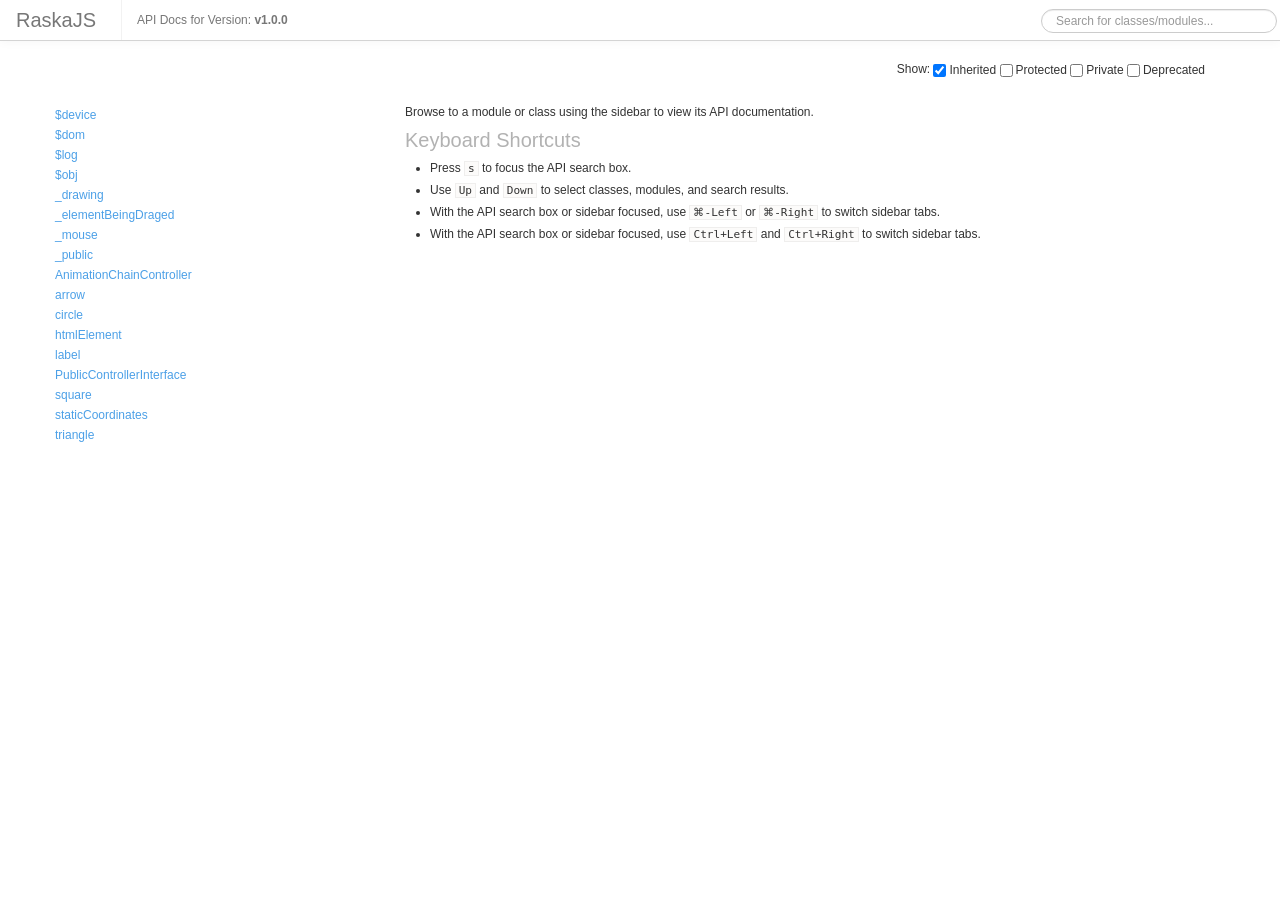
<file: Raska/docs/index.html>
<!DOCTYPE html>
<html lang="en">
<head>
    <meta charset="utf-8">
    <title>RaskaJS</title>
    <link rel="stylesheet" href="">
    <link rel="stylesheet" href="./assets/vendor/prettify/prettify-min.css">
    <link rel="stylesheet" href="./assets/css/main.css" id="site_styles">
    <link rel="stylesheet" href="./assets/css/custom.css">
    <link rel="stylesheet" href="./assets/css/lucid.css">
    <link rel="stylesheet" href="./assets/vendor/bootstrap/css/bootstrap.css">
    <link rel="shortcut icon" type="image/png" href="./assets/favicon.png">
</head>
<body class="yui3-skin-sam">
<div class="navbar navbar-fixed-top">
    <div class="navbar-inner">
        <h1 class="brand" style="padding: 10px 16px 10px; height: 20px; line-height: 20px; margin-left: 0;">
            RaskaJS
        </h1>
	<div class="nav">
            <li class="divider-vertical"></li>
            <li>
                <p class="navbar-text">
                    API Docs for Version: <b>v1.0.0</b>
                </p>
            </li>
        </div>
        <form class="navbar-form pull-right" style="line-height: 40px; height: 40px;">
            <input style="margin-top: 0;" type="text" class="search-query" placeholder="Search for classes/modules..." data-obj='["classes/$device", "classes/$dom", "classes/$log", "classes/$obj", "classes/_basicElement", "classes/_drawing", "classes/_elementBeingDraged", "classes/_graphNodeInfo", "classes/_mouse", "classes/_public", "classes/AnimationChainController", "classes/arrow", "classes/circle", "classes/htmlElement", "classes/label", "classes/PublicControllerInterface", "classes/square", "classes/staticCoordinates", "classes/triangle", "modules/_canvasController", "modules/_defaultConfigurations", "modules/_helpers", "modules/animation", "modules/raska"]'>
        </form>
    </div>
</div>
<div class="container">
    <div class="row">
        <div class="span3">
	    <div>
	        <div id="sidebar">
	        <div id="classes">
	            <ul id="api-classes" class="nav nav-list">
	                    <li><a href="./classes/$device.html">$device</a></li>
	                    <li><a href="./classes/$dom.html">$dom</a></li>
	                    <li><a href="./classes/$log.html">$log</a></li>
	                    <li><a href="./classes/$obj.html">$obj</a></li>
	                    <li><a href="./classes/_drawing.html">_drawing</a></li>
	                    <li><a href="./classes/_elementBeingDraged.html">_elementBeingDraged</a></li>
	                    <li><a href="./classes/_mouse.html">_mouse</a></li>
	                    <li><a href="./classes/_public.html">_public</a></li>
	                    <li><a href="./classes/AnimationChainController.html">AnimationChainController</a></li>
	                    <li><a href="./classes/arrow.html">arrow</a></li>
	                    <li><a href="./classes/circle.html">circle</a></li>
	                    <li><a href="./classes/htmlElement.html">htmlElement</a></li>
	                    <li><a href="./classes/label.html">label</a></li>
	                    <li><a href="./classes/PublicControllerInterface.html">PublicControllerInterface</a></li>
	                    <li><a href="./classes/square.html">square</a></li>
	                    <li><a href="./classes/staticCoordinates.html">staticCoordinates</a></li>
	                    <li><a href="./classes/triangle.html">triangle</a></li>
	            </ul>
	        </div>
	        </div>
	    </div>
        </div>
        <div class="span9">
                <form id="options-form" class="form-inline pull-right">
                    Show:
                    <label for="api-show-inherited" class="checkbox">
                        <input type="checkbox" id="api-show-inherited" checked>
                        Inherited
                    </label>
            
                    <label for="api-show-protected" class="checkbox">
                        <input type="checkbox" id="api-show-protected">
                        Protected
                    </label>
            
                    <label for="api-show-private" class="checkbox">
                        <input type="checkbox" id="api-show-private">
                        Private
                    </label>
                    <label for="api-show-deprecated" class="checkbox">
                        <input type="checkbox" id="api-show-deprecated">
                        Deprecated
                    </label>
            
                </form>
            
            <div class="apidocs">
                <div id="docs-main">
                    <div class="content">
                            <div class="apidocs">
                                <div id="docs-main" class="content">
                                    <p>
                                    Browse to a module or class using the sidebar to view its API documentation.
                                    </p>
                        
                                    <h2>Keyboard Shortcuts</h2>
                        
                                    <ul>
                                        <li><p>Press <kbd>s</kbd> to focus the API search box.</p></li>
                        
                                        <li><p>Use <kbd>Up</kbd> and <kbd>Down</kbd> to select classes, modules, and search results.</p></li>
                        
                                        <li class="mac-only"><p>With the API search box or sidebar focused, use <kbd><span class="cmd">&#x2318;</span>-Left</kbd> or <kbd><span class="cmd">&#x2318;</span>-Right</kbd> to switch sidebar tabs.</p></li>
                        
                                        <li class="pc-only"><p>With the API search box or sidebar focused, use <kbd>Ctrl+Left</kbd> and <kbd>Ctrl+Right</kbd> to switch sidebar tabs.</p></li>
                                    </ul>
                                </div>
                            </div>
                        
                        
                    </div>
                </div>
            </div>
        </div>
    </div>
</div>
<script src="./assets/vendor/jquery/jquery-1.8.2.min.js"></script>
<script src="./assets/vendor/bootstrap/js/bootstrap.js"></script>
<script src="./assets/vendor/prettify/prettify-min.js"></script>
<script src="./assets/js/yuidoc-bootstrap.js"></script>
<script>prettyPrint();</script>
</body>
</html>
</file>
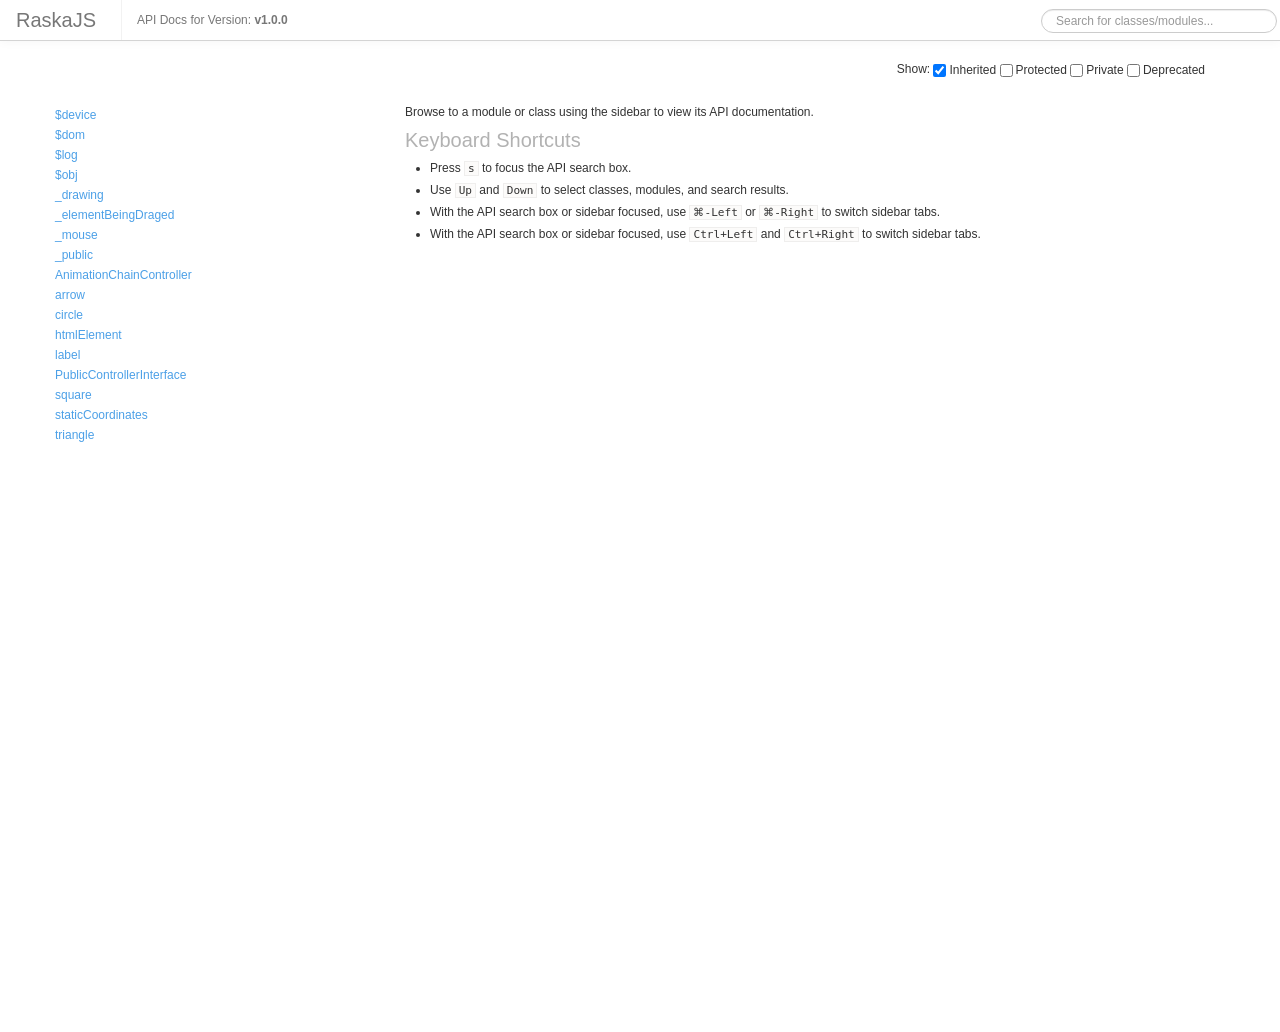
<file: Raska/docs/assets/index.html>
<!doctype html>
<html>
    <head>
        <title>Redirector</title>
        <meta http-equiv="refresh" content="0;url=../">
    </head>
    <body>
        <a href="../">Click here to redirect</a>
    </body>
</html>
</file>
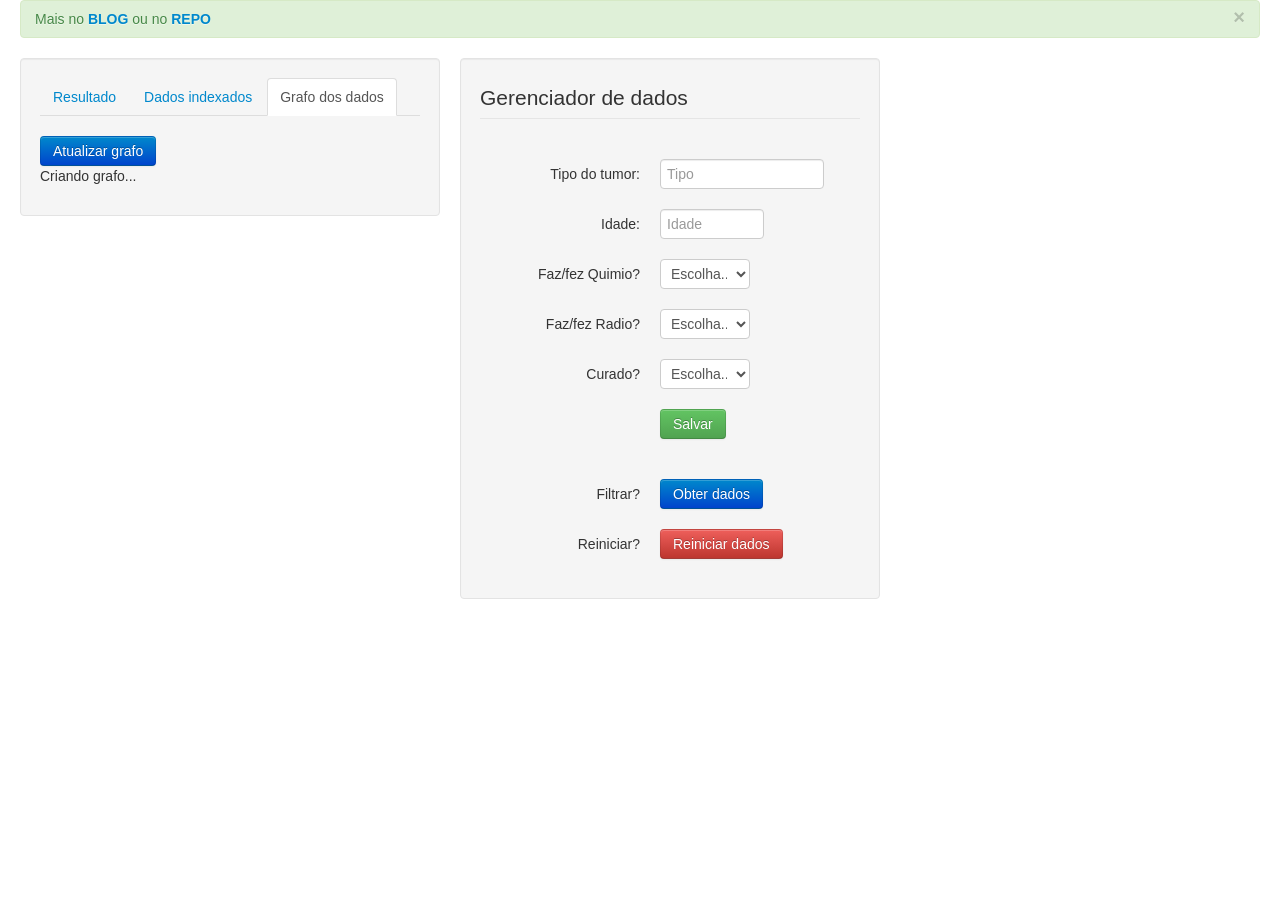
<file: ProbabilityBags/Main.html>
﻿<!DOCTYPE html>
<html xmlns="http://www.w3.org/1999/xhtml">
<head>
    <title>Probs</title>
	<meta name="viewport" content="width=device-width, initial-scale=1.0">
    <link href="css/bootstrap.min.css" rel="stylesheet" media="screen" />
    <link href="css/custom.css" rel="stylesheet" media="screen" />
</head>
<body>
    <div class="container-fluid">
        <div class="alert" id="result" style="display: none">
            <button type="button" class="close" data-dismiss="alert">
                &times;</button>
            <span id="msgData"></span>
        </div>
        <div class="alert alert-success" id="disclaimer">
            <button type="button" class="close" data-dismiss="alert">
                &times;</button>
            <span id="Span1">Mais no <strong><a href="http://felipegte.com/2014/05/12/typescript-probabilidade-clustering-bootstrap-probabilitybags/"
                target="_blank">BLOG</a></strong> ou no <strong><a href="https://github.com/felipegtx/probabilityBags"
                    target="_blank">REPO</a></strong></span>
        </div>
        <div class="row">
			<div class="span5 cinza">
                <ul class="nav nav-tabs">
                    <li><a href="#tab1" id="resultado" data-toggle="tab">Resultado</a> </li>
                    <li><a href="#tab2" data-toggle="tab">Dados indexados</a> </li>
                    <li class="active"><a href="#tab3" data-toggle="tab">Grafo dos dados </a></li>
                </ul>
                <div class="tab-content">
                    <div class="tab-pane" id="tab1">
                        <p>
                            Entre com filtros no painel ao lado e clique em "Obter dados"!</p>
                    </div>
                    <div class="tab-pane" id="tab2">
                        <div id="dataPane">
                            <p>
                                Nenhum dado indexado</p>
                        </div>
                    </div>
                    <div class="tab-pane active" id="tab3">
                        <button id="btnUpdateGraph" name="btnUpdateGraph" class="btn btn-primary">
                            Atualizar grafo
                        </button>
                        <br />
                        <div id="theGraph">
                            <p>
                                Criando grafo...</p>
                        </div>
                    </div>
                </div>
            </div>
            <div class="span5 cinza">
                <form class="form-horizontal">
                <fieldset>
                    <legend>Gerenciador de dados</legend>
                    <div class="control-group">
                        <label class="control-label" for="name">
                            Tipo do tumor:</label>
                        <div class="controls">
                            <input id="type" name="type" type="text" placeholder="Tipo" class="input-medium">
                        </div>
                    </div>
                    <div class="control-group">
                        <label class="control-label" for="name">
                            Idade:</label>
                        <div class="controls">
                            <input id="age" name="age" type="text" placeholder="Idade" class="input-small">
                        </div>
                    </div>
                    <div class="control-group">
                        <label class="control-label" for="selectbasic">
                            Faz/fez Quimio?</label>
                        <div class="controls">
                            <select id="chemotherapy" name="chemotherapy" class="input-small">
                                <option value="">Escolha...</option>
                                <option value="S">Sim</option>
                                <option value="N">Não</option>
                            </select>
                        </div>
                    </div>
                    <div class="control-group">
                        <label class="control-label" for="selectbasic">
                            Faz/fez Radio?</label>
                        <div class="controls">
                            <select id="radiotherapy" name="radiotherapy" class="input-small">
                                <option value="">Escolha...</option>
                                <option value="S">Sim</option>
                                <option value="N">Não</option>
                            </select>
                        </div>
                    </div>
                    <div class="control-group">
                        <label class="control-label" for="selectbasic">
                            Curado?</label>
                        <div class="controls">
                            <select id="cured" name="cured" class="input-small">
                                <option value="">Escolha...</option>
                                <option value="S">Sim</option>
                                <option value="N">Não</option>
                            </select>
                        </div>
                    </div>
                    <div class="control-group">
                        <div class="controls">
                            <button id="btnSave" name="btnSave" class="btn btn-success">
                                Salvar</button>
                        </div>
                    </div>
                </fieldset>
                </form>
                <div class="form-horizontal">
                    <div class="control-group controls-row">
                        <label class="control-label" for="btnBuscar">
                            Filtrar?</label>
                        <div class="controls">
                            <button id="btnFilter" name="btnFilter" class="btn btn-primary">
                                Obter dados</button>
                        </div>
                    </div>
                </div>
                <div class="form-horizontal">
                    <div class="control-group controls-row">
                        <label class="control-label" for="btnBuscar">
                            Reiniciar?</label>
                        <div class="controls">
                            <button id="btnClearData" name="btnClearData" class="btn btn-danger">
                                Reiniciar dados</button>
                        </div>
                    </div>
                </div>
            </div>
        </div>
    </div>
    <script src="https://ajax.microsoft.com/ajax/jQuery/jquery-1.9.1.min.js"></script>
    <script src="js/bootstrap.min.js"></script>
    <script src="js/ProbabilityBag.js"></script>
    <script src="js/jstree.js"></script>
    <script>

        (function (w) {
            var data = [
                { tipo: "Cérebro", idade: 21, quimio: true, radioterapia: false, curado: true },
                { tipo: "Fígado", idade: 68, quimio: false, radioterapia: false, curado: true },
                { tipo: "Fígado", idade: 63, quimio: false, radioterapia: true, curado: true },
                { tipo: "Fígado", idade: 60, quimio: true, radioterapia: true, curado: true },
                { tipo: "Fígado", idade: 12, quimio: false, radioterapia: false, curado: false },
                { tipo: "Fígado", idade: 12, quimio: true, radioterapia: true, curado: false },
                { tipo: "Ossos", idade: 4, quimio: false, radioterapia: false, curado: true },
                { tipo: "Cérebro", idade: 5, quimio: true, radioterapia: true, curado: true },
                { tipo: "Cérebro", idade: 4, quimio: true, radioterapia: true, curado: false },
                { tipo: "Boca", idade: 12, quimio: true, radioterapia: true, curado: false }
            ];

            function updateData(p) {
                if (typeof p !== "undefined") { data.push(p); }
                pData.addMany(data);

                var d = "";
                for (var dataIndex = 0; dataIndex < data.length; dataIndex++) {
                    d += "<p>";
                    d += "<h4>" + data[dataIndex].tipo + "</h4>";
                    d += "<p><span class='label'>Idade</span> " + data[dataIndex].idade + "</p>";
                    d += "<p><span class='label'>Quimio?</span> " + data[dataIndex].quimio + "</p>";
                    d += "<p><span class='label'>Radioterapia</span> " + data[dataIndex].radioterapia + "</p>";
                    d += "<p><span class='label'>Curado?</span> " + data[dataIndex].curado + "</p>";
                    d += "</p>";
                }
                $("#dataPane").html(d);
            }

            function rebuildTree() {

                function getTreeData(f) {
                    return (function (d) {
                        var treeData = [];
                        var _d = typeof d === "undefined" ? pData.getClusters() : d;
                        for (var feature in _d) {
                            if (!(feature.indexOf("$$$") === 0)) {
                                if (typeof _d[feature] === "object") {
                                    treeData.push({ "data": feature, "children": f(_d[feature]) });
                                }
                            }
                        }
                        return treeData;
                    });
                }

                var data = (F.Y(getTreeData))();

                $("#theGraph").jstree({
                    "json_data": {
                        "data": data
                    },
                    "plugins": ["themes", "json_data", "ui"]
                });
            }

            function plot(dt, pre) {
                var p = typeof pre === "undefined" ? 0 : pre + 10;
                var d = "<p style='margin:" + p + "px'>";
                for (var element in dt) {
                    if (typeof dt[element] === "object") {
                        d += "<span class='label  label-success'>" + element + "</span>";
                        d += plot(dt[element], p);
                    } else {
                        d += "<span class='label  label-inverse'>" + element + "</span>";
                        d += "<span class='label'>" + dt[element] + "</span><br/>";
                    }
                }
                d += "</p>";

                return d;
            }

            $(w).ready(function () {

                $("#btnUpdateGraph").click(rebuildTree);

                $("#btnClearData").click(function () {
                    data = [];
                    atualizarDados();
                    plot([]);
                });

                $("#btnFilter").click(function () {
                    var query = {
                        tipo: $("#type").val() !== "" ? $("#type").val() : null,
                        idade: $("#age").val() !== "" ? parseInt($("#age").val()) : null,
                        radioterapia: $("#radiotherapy").val() !== "" ? $("#radiotherapy").val() === "Y" : null,
                        curado: $("#cured").val() !== "" ? $("#cured").val() === "Y" : null,
                        quimio: $("#chemotherapy").val() !== "" ? $("#chemotherapy").val() === "Y" : null
                    };

                    var chances = pData.getChancesFor(query);
                    $("#tab1").html(plot(chances));
                    $("#resultado").click();
                });

                $("#btnSave").click(function () {
                    if ($("#type").val() !== ""
                        && $("#age").val() !== ""
                        && $("#radiotherapy").val() !== ""
                        && $("#chemotherapy").val() !== ""
                        && $("#cured").val() !== "") {

                        var p = {
                            tipo: $("#type").val(),
                            idade: parseInt($("#age").val()),
                            radioterapia: $("#radiotherapy").val() === "Y",
                            curado: $("#cured").val() === "Y",
                            quimio: $("#chemotherapy").val() === "Y"
                        };

                        updateData(p);
                        $("#msgData").html("<strong>Ok!</strong> Dados salvos com sucesso!.");
                        $("#result").attr("class", "").addClass("alert alert-success").show();
                    }
                    else {
                        $("#msgData").html("<strong>Ops!</strong> Está faltando alguma informação.");
                        $("#result").attr("class", "").addClass("alert alert-error").show();
                    }
                    event.preventDefault();
                });

                updateData();
                plot(data);
                rebuildTree();
            });
        })(window)

    </script>
</body>
</html>
</file>
<file: Raska/docs/assets/vendor/prettify/prettify-min.css>
.com {color: #93a1a1;}.lit{ color: #195f91;}.pun,.opn,.clo { color: #93a1a1;}.fun { color: #dc322f;}.str,.atv {color: #D14;}.kwd, .prettyprint .tag { color: #1e347b; }.typ, .atn, .dec, .var { color: teal; }.pln { color: #48484c; }.prettyprint {padding: 8px;background-color: #f7f7f9;border: 1px solid #e1e1e8;}.prettyprint.linenums {-webkit-box-shadow: inset 45px 0 0 #fbfbfc, inset 46px 0 0 #ececf0;-moz-box-shadow: inset 45px 0 0 #fbfbfc, inset 46px 0 0 #ececf0;box-shadow: inset 45px 0 0 #fbfbfc, inset 46px 0 0 #ececf0;}ol.linenums {margin: 0 0 0 43px;}ol.linenums li {padding-left: 12px;color: #bebec5;line-height: 20px;text-shadow: 0 1px 0 #fff;}
</file>
<file: Raska/docs/assets/css/main.css>
/*
Font sizes for all selectors other than the body are given in percentages,
with 100% equal to 13px. To calculate a font size percentage, multiply the
desired size in pixels by 7.6923076923.

Here's a quick lookup table:

10px - 76.923%
11px - 84.615%
12px - 92.308%
13px - 100%
14px - 107.692%
15px - 115.385%
16px - 123.077%
17px - 130.769%
18px - 138.462%
19px - 146.154%
20px - 153.846%
*/

html {
    background: #fff;
    color: #333;
    overflow-y: scroll;
}

body {
    font: 13px/1.4 'Lucida Grande', 'Lucida Sans Unicode', 'DejaVu Sans', 'Bitstream Vera Sans', 'Helvetica', 'Arial', sans-serif;
    margin: 0;
    padding: 0;
    padding-top: 40px;
}

/* -- Links ----------------------------------------------------------------- */
a {
    color: #356de4;
    text-decoration: none;
}

.hidden {
    display: none;
}

a:hover { text-decoration: underline; }

/* "Jump to Table of Contents" link is shown to assistive tools, but hidden from
   sight until it's focused. */
.jump {
    position: absolute;
    padding: 3px 6px;
    left: -99999px;
    top: 0;
}

.jump:focus { left: 40%; }

/* -- Paragraphs ------------------------------------------------------------ */
p { margin: 1.3em 0; }
dd p, td p { margin-bottom: 0; }
dd p:first-child, td p:first-child { margin-top: 0; }

/* -- Headings -------------------------------------------------------------- */
h1, h2, h3, h4, h5, h6 {
    color: #D98527;/*was #f80*/
    font-family: 'Trebuchet MS', sans-serif;
    font-weight: bold;
    line-height: 1.1;
    margin: 1.1em 0 0.5em;
}

h1 {
    font-size: 184.6%;
    color: #30418C;
    margin: 0.75em 0 0.5em;
}

h2 {
    font-size: 153.846%;
    color: #E48A2B;
}

h3 { font-size: 138.462%; }

h4 {
    border-bottom: 1px solid #DBDFEA;
    color: #E48A2B;
    font-size: 115.385%;
    font-weight: normal;
    padding-bottom: 2px;
}

h5, h6 { font-size: 107.692%; }

/* -- Code and examples ----------------------------------------------------- */
code, kbd, pre, samp {
    font-family: Menlo, Monaco, 'DejaVu Sans Mono', 'Bitstream Vera Sans Mono', 'Courier New', Courier, monospace;
    font-size: 92.308%;
}

p code, p kbd, p samp {
    background: #FCFBFA;
    border: 1px solid #EFEEED;
    padding: 0 3px;
}

a code, a kbd, a samp,
pre code, pre kbd, pre samp,
table code, table kbd, table samp,
.intro code, .intro kbd, .intro samp,
.toc code, .toc kbd, .toc samp {
    background: none;
    border: none;
    padding: 0;
}

pre.code, pre.terminal, pre.cmd {
    overflow-x: auto;
    *overflow-x: scroll;
    padding: 0.3em 0.6em;
}

pre.code {
    background: #FCFBFA;
    border: 1px solid #EFEEED;
    border-left-width: 5px;
}

pre.terminal, pre.cmd {
    background: #F0EFFC;
    border: 1px solid #D0CBFB;
    border-left: 5px solid #D0CBFB;
}

/* Don't reduce the font size of <code>/<kbd>/<samp> elements inside <pre>
   blocks. */
pre code, pre kbd, pre samp { font-size: 100%; }

/* Used to denote text that shouldn't be selectable, such as line numbers or
   shell prompts. Guess which browser this doesn't work in. */
.noselect {
    -moz-user-select: -moz-none;
    -khtml-user-select: none;
    -webkit-user-select: none;
    -o-user-select: none;
    user-select: none;
}

/* -- Lists ----------------------------------------------------------------- */
dd { margin: 0.2em 0 0.7em 1em; }
dl { margin: 1em 0; }
dt { font-weight: bold; }

/* -- Tables ---------------------------------------------------------------- */
caption, th { text-align: left; }

table {
    border-collapse: collapse;
    width: 100%;
}

td, th {
    border: 1px solid #fff;
    padding: 5px 12px;
    vertical-align: top;
}

td { background: #E6E9F5; }
td dl { margin: 0; }
td dl dl { margin: 1em 0; }
td pre:first-child { margin-top: 0; }

th {
    background: #D2D7E6;/*#97A0BF*/
    border-bottom: none;
    border-top: none;
    color: #000;/*#FFF1D5*/
    font-family: 'Trebuchet MS', sans-serif;
    font-weight: bold;
    line-height: 1.3;
    white-space: nowrap;
}


/* -- Layout and Content ---------------------------------------------------- */
#doc {
    margin: auto;
    min-width: 1024px;
}

.content { padding: 0 20px 0 25px; }

.sidebar {
    padding: 0 15px 0 10px;
}
#bd {
    padding: 7px 0 130px;
    position: relative;
    width: 99%;
}

/* -- Table of Contents ----------------------------------------------------- */

/* The #toc id refers to the single global table of contents, while the .toc
   class refers to generic TOC lists that could be used throughout the page. */

.toc code, .toc kbd, .toc samp { font-size: 100%; }
.toc li { font-weight: bold; }
.toc li li { font-weight: normal; }

/* -- Intro and Example Boxes ----------------------------------------------- */
/*
.intro, .example { margin-bottom: 2em; }
.example {
    -moz-border-radius: 4px;
    -webkit-border-radius: 4px;
    border-radius: 4px;
    -moz-box-shadow: 0 0 5px #bfbfbf;
    -webkit-box-shadow: 0 0 5px #bfbfbf;
    box-shadow: 0 0 5px #bfbfbf;
    padding: 1em;
}
.intro {
    background: none repeat scroll 0 0 #F0F1F8; border: 1px solid #D4D8EB; padding: 0 1em;
}
*/

/* -- Other Styles ---------------------------------------------------------- */

/* These are probably YUI-specific, and should be moved out of Selleck's default
   theme. */

.button {
    border: 1px solid #dadada;
    -moz-border-radius: 3px;
    -webkit-border-radius: 3px;
    border-radius: 3px;
    color: #444;
    display: inline-block;
    font-family: Helvetica, Arial, sans-serif;
    font-size: 92.308%;
    font-weight: bold;
    padding: 4px 13px 3px;
    -moz-text-shadow: 1px 1px 0 #fff;
    -webkit-text-shadow: 1px 1px 0 #fff;
    text-shadow: 1px 1px 0 #fff;
    white-space: nowrap;

    background: #EFEFEF; /* old browsers */
    background: -moz-linear-gradient(top, #f5f5f5 0%, #efefef 50%, #e5e5e5 51%, #dfdfdf 100%); /* firefox */
    background: -webkit-gradient(linear, left top, left bottom, color-stop(0%,#f5f5f5), color-stop(50%,#efefef), color-stop(51%,#e5e5e5), color-stop(100%,#dfdfdf)); /* webkit */
    filter: progid:DXImageTransform.Microsoft.gradient( startColorstr='#f5f5f5', endColorstr='#dfdfdf',GradientType=0 ); /* ie */
}

.button:hover {
    border-color: #466899;
    color: #fff;
    text-decoration: none;
    -moz-text-shadow: 1px 1px 0 #222;
    -webkit-text-shadow: 1px 1px 0 #222;
    text-shadow: 1px 1px 0 #222;

    background: #6396D8; /* old browsers */
    background: -moz-linear-gradient(top, #6396D8 0%, #5A83BC 50%, #547AB7 51%, #466899 100%); /* firefox */
    background: -webkit-gradient(linear, left top, left bottom, color-stop(0%,#6396D8), color-stop(50%,#5A83BC), color-stop(51%,#547AB7), color-stop(100%,#466899)); /* webkit */
    filter: progid:DXImageTransform.Microsoft.gradient( startColorstr='#6396D8', endColorstr='#466899',GradientType=0 ); /* ie */
}

.newwindow { text-align: center; }

.header .version em {
    display: block;
    text-align: right;
}


#classdocs .item {
    border-bottom: 1px solid #466899;
    margin: 1em 0;
    padding: 1.5em;
}

#classdocs .item .params p,
    #classdocs .item .returns p,{
    display: inline;
}

#classdocs .item em code, #classdocs .item em.comment {
    color: green;
}

#classdocs .item em.comment a {
    color: green;
    text-decoration: underline;
}

#classdocs .foundat {
    font-size: 11px;
    font-style: normal;
}

.attrs .emits {
    margin-left: 2em;
    padding: .5em;
    border-left: 1px dashed #ccc;
}

abbr {
    border-bottom: 1px dashed #ccc;
    font-size: 80%;
    cursor: help;
}

.prettyprint li.L0, 
.prettyprint li.L1, 
.prettyprint li.L2, 
.prettyprint li.L3, 
.prettyprint li.L5, 
.prettyprint li.L6, 
.prettyprint li.L7, 
.prettyprint li.L8 {
    list-style: decimal;
}

ul li p {
    margin-top: 0;
}

.method .name {
    font-size: 110%;
}

.apidocs .methods .extends .method,
.apidocs .properties .extends .property,
.apidocs .attrs .extends .attr,
.apidocs .events .extends .event {
    font-weight: bold;
}

.apidocs .methods .extends .inherited,
.apidocs .properties .extends .inherited,
.apidocs .attrs .extends .inherited,
.apidocs .events .extends .inherited {
    font-weight: normal;
}

#hd {
    background: whiteSmoke;
    background: -moz-linear-gradient(top,#DCDBD9 0,#F6F5F3 100%);
    background: -webkit-gradient(linear,left top,left bottom,color-stop(0%,#DCDBD9),color-stop(100%,#F6F5F3));
    filter: progid:DXImageTransform.Microsoft.gradient(startColorstr='#dcdbd9',endColorstr='#F6F5F3',GradientType=0);
    border-bottom: 1px solid #DFDFDF;
    padding: 0 15px 1px 20px;
    margin-bottom: 15px;
}

#hd img {
    margin-right: 10px;
    vertical-align: middle;
}


/* -- API Docs CSS ---------------------------------------------------------- */

/*
This file is organized so that more generic styles are nearer the top, and more
specific styles are nearer the bottom of the file. This allows us to take full
advantage of the cascade to avoid redundant style rules. Please respect this
convention when making changes.
*/

/* -- Generic TabView styles ------------------------------------------------ */

/*
These styles apply to all API doc tabviews. To change styles only for a
specific tabview, see the other sections below.
*/

.yui3-js-enabled .apidocs .tabview {
    visibility: hidden; /* Hide until the TabView finishes rendering. */
    _visibility: visible;
}

.apidocs .tabview.yui3-tabview-content { visibility: visible; }
.apidocs .tabview .yui3-tabview-panel { background: #fff; }

/* -- Generic Content Styles ------------------------------------------------ */

/* Headings */
h2, h3, h4, h5, h6 {
    border: none;
    color: #30418C;
    font-weight: bold;
    text-decoration: none;
}

.link-docs {
    float: right;
    font-size: 15px;
    margin: 4px 4px 6px;
    padding: 6px 30px 5px;
}

.apidocs { zoom: 1; }

/* Generic box styles. */
.apidocs .box {
    border: 1px solid;
    border-radius: 3px;
    margin: 1em 0;
    padding: 0 1em;
}

/* A flag is a compact, capsule-like indicator of some kind. It's used to
   indicate private and protected items, item return types, etc. in an
   attractive and unobtrusive way. */
.apidocs .flag {
    background: #bababa;
    border-radius: 3px;
    color: #fff;
    font-size: 11px;
    margin: 0 0.5em;
    padding: 2px 4px 1px;
}

/* Class/module metadata such as "Uses", "Extends", "Defined in", etc. */
.apidocs .meta {
    background: #f9f9f9;
    border-color: #efefef;
    color: #555;
    font-size: 11px;
    padding: 3px 6px;
}

.apidocs .meta p { margin: 0; }

/* Deprecation warning. */
.apidocs .box.deprecated,
.apidocs .flag.deprecated {
    background: #fdac9f;
    border: 1px solid #fd7775;
}

.apidocs .box.deprecated p { margin: 0.5em 0; }
.apidocs .flag.deprecated { color: #333; }

/* Module/Class intro description. */
.apidocs .intro {
    background: #f0f1f8;
    border-color: #d4d8eb;
}

/* Loading spinners. */
#bd.loading .apidocs,
#api-list.loading .yui3-tabview-panel {
    background: #fff url(../img/spinner.gif) no-repeat center 70px;
    min-height: 150px;
}

#bd.loading .apidocs .content,
#api-list.loading .yui3-tabview-panel .apis {
    display: none;
}

.apidocs .no-visible-items { color: #666; }

/* Generic inline list. */
.apidocs ul.inline {
    display: inline;
    list-style: none;
    margin: 0;
    padding: 0;
}

.apidocs ul.inline li { display: inline; }

/* Comma-separated list. */
.apidocs ul.commas li:after { content: ','; }
.apidocs ul.commas li:last-child:after { content: ''; }

/* Keyboard shortcuts. */
kbd .cmd { font-family: Monaco, Helvetica; }

/* -- Generic Access Level styles ------------------------------------------- */
.apidocs .item.protected,
.apidocs .item.private,
.apidocs .index-item.protected,
.apidocs .index-item.deprecated,
.apidocs .index-item.private {
    display: none;
}

.show-deprecated .item.deprecated,
.show-deprecated .index-item.deprecated,
.show-protected .item.protected,
.show-protected .index-item.protected,
.show-private .item.private,
.show-private .index-item.private {
    display: block;
}

.hide-inherited .item.inherited,
.hide-inherited .index-item.inherited {
    display: none;
}

/* -- Generic Item Index styles --------------------------------------------- */
.apidocs .index { margin: 1.5em 0 3em; }

.apidocs .index h3 {
    border-bottom: 1px solid #efefef;
    color: #333;
    font-size: 13px;
    margin: 2em 0 0.6em;
    padding-bottom: 2px;
}

.apidocs .index .no-visible-items { margin-top: 2em; }

.apidocs .index-list {
    border-color: #efefef;
    font-size: 12px;
    list-style: none;
    margin: 0;
    padding: 0;
    -moz-column-count: 4;
    -moz-column-gap: 10px;
    -moz-column-width: 170px;
    -ms-column-count: 4;
    -ms-column-gap: 10px;
    -ms-column-width: 170px;
    -o-column-count: 4;
    -o-column-gap: 10px;
    -o-column-width: 170px;
    -webkit-column-count: 4;
    -webkit-column-gap: 10px;
    -webkit-column-width: 170px;
    column-count: 4;
    column-gap: 10px;
    column-width: 170px;
}

.apidocs .no-columns .index-list {
    -moz-column-count: 1;
    -ms-column-count: 1;
    -o-column-count: 1;
    -webkit-column-count: 1;
    column-count: 1;
}

.apidocs .index-item { white-space: nowrap; }

.apidocs .index-item .flag {
    background: none;
    border: none;
    color: #afafaf;
    display: inline;
    margin: 0 0 0 0.2em;
    padding: 0;
}

/* -- Generic API item styles ----------------------------------------------- */
.apidocs .args {
    display: inline;
    margin: 0 0.5em;
}

.apidocs .flag.chainable { background: #46ca3b; }
.apidocs .flag.protected { background: #9b86fc; }
.apidocs .flag.private { background: #fd6b1b; }
.apidocs .flag.async { background: #356de4; }
.apidocs .flag.required { background: #e60923; }

.apidocs .item {
    border-bottom: 1px solid #efefef;
    padding-top: 10px;
    padding-bottom: 10px;
}

.apidocs .item h4,
.apidocs .item h5,
.apidocs .item h6 {
    color: #333;
    font-family: inherit;
    font-size: 100%;
}

.apidocs .item .description p,
.apidocs .item pre.code {
    margin: 1em 0 0;
}

.apidocs .item .meta {
    background: none;
    border: none;
    padding: 0;
}

.apidocs .item .name {
    display: inline;
    font-size: 14px;
}

.apidocs .item .type,
.apidocs .item .type a,
.apidocs .returns-inline {
    color: #555;
}

.apidocs .item .type,
.apidocs .returns-inline {
    font-size: 11px;
    margin: 0 0 0 0;
}

.apidocs .item .type a { border-bottom: 1px dotted #afafaf; }
.apidocs .item .type a:hover { border: none; }

/* -- Item Parameter List --------------------------------------------------- */
.apidocs .params-list {
    list-style: square;
    margin: 1em 0 0 2em;
    padding: 0;
}

.apidocs .param .param-description {
    padding-top: 2px;
}

.apidocs .param { margin-bottom: 1em; }

.apidocs .param .type,
.apidocs .param .type a {
    color: #666;
}

.apidocs .param .type {
    margin: 0 0 0 0.5em;
    *margin-left: 0.5em;
}

.apidocs .param-name { font-weight: bold; }

/* -- Item "Emits" block ---------------------------------------------------- */
.apidocs .item .emits {
    background: #f9f9f9;
    border-color: #eaeaea;
}

/* -- Item "Returns" block -------------------------------------------------- */
.apidocs .item .returns .type,
.apidocs .item .returns .type a {
    font-size: 100%;
    margin: 0;
}

/* -- Class Constructor block ----------------------------------------------- */
.apidocs .constructor .item {
    border: none;
    padding-bottom: 0;
}

.apidocs .constructor {
    padding-bottom: 10px;
}

/* -- File Source View ------------------------------------------------------ */
.apidocs .file pre.code,
#doc .apidocs .file pre.prettyprint {
    background: inherit;
    border: none;
    overflow: visible;
    padding: 0;
}

.apidocs .L0,
.apidocs .L1,
.apidocs .L2,
.apidocs .L3,
.apidocs .L4,
.apidocs .L5,
.apidocs .L6,
.apidocs .L7,
.apidocs .L8,
.apidocs .L9 {
    background: inherit;
}

/* -- Submodule List -------------------------------------------------------- */
.apidocs .module-submodule-description {
    font-size: 12px;
    margin: 0.3em 0 1em;
}

.apidocs .module-submodule-description p:first-child { margin-top: 0; }

/* -- Sidebar TabView ------------------------------------------------------- */
#api-tabview { margin-top: 0.6em; }

#api-tabview-filter,
#api-tabview-panel {
    border: 1px solid #dfdfdf;
}

#api-tabview-filter {
    border-bottom: none;
    border-top: none;
    padding: 0.6em 10px 0 10px;
}

#api-tabview-panel { border-top: none; }
#api-filter { width: 97%; }

/* -- Content TabView ------------------------------------------------------- */
#classdocs .yui3-tabview-panel { border: none; }

/* -- Source File Contents -------------------------------------------------- */
.prettyprint li.L0,
.prettyprint li.L1,
.prettyprint li.L2,
.prettyprint li.L3,
.prettyprint li.L5,
.prettyprint li.L6,
.prettyprint li.L7,
.prettyprint li.L8 {
    list-style: decimal;
}

/* -- API options ----------------------------------------------------------- */
#api-options {
    font-size: 11px;
    margin-top: 2.2em;
    position: absolute;
    right: 1.5em;
}

/*#api-options label { margin-right: 0.6em; }*/

/* -- API list -------------------------------------------------------------- */
#api-list {
    margin-top: 1.5em;
    *zoom: 1;
}

.apis {
    font-size: 12px;
    line-height: 1.4;
    list-style: none;
    margin: 0;
    padding: 0.5em 0 0.5em 0.4em;
}

.apis a {
    border: 1px solid transparent;
    display: block;
    margin: 0 0 0 -4px;
    padding: 1px 4px 0;
    text-decoration: none;
    _border: none;
    _display: inline;
}

.apis a:hover,
.apis a:focus {
    background: #E8EDFC;
    background: -moz-linear-gradient(top, #e8edfc 0%, #becef7 100%);
    background: -webkit-gradient(linear, left top, left bottom, color-stop(0%,#E8EDFC), color-stop(100%,#BECEF7));
    border-color: #AAC0FA;
    border-radius: 3px;
    color: #333;
    outline: none;
}

.api-list-item a:hover,
.api-list-item a:focus {
    font-weight: bold;
    text-shadow: 1px 1px 1px #fff;
}

.apis .message { color: #888; }
.apis .result a { padding: 3px 5px 2px; }

.apis .result .type {
    right: 4px;
    top: 7px;
}

.api-list-item .yui3-highlight {
    font-weight: bold;
}

.form-inline label {
    line-height: 20px;
}
</file>
<file: Raska/docs/assets/css/lucid.css>
.yuidoc-class-description {
	background: none;
	border: 0 none;
	box-shadow: none;
	padding: 0;
	font-size: 16px;
	line-height: 26px;
	margin: 20px 0 40px 0;
}
h1 {
	font-weight: 300 !important;
}
h2 {
	font-size: 20px !important;
	font-weight: normal !important;
	color: #B2B2B2 !important;
}
h3 {
	font-size: 14px !important;
	color: #4A4A4A !important;
}
body a {
	color: #4CA0E7;
}

#sidebar .tab-pane li a:hover, #sidebar .tab-pane li a:focus {
	background: #A2C7DA !important;
}

.navbar-fixed-top .navbar-inner, .navbar-static-top .navbar-inner {
	background: #fff !important;
	box-shadow: 0 1px 10px rgba(0, 0, 0, 0.04) !important;
}

code {
	color: #806857 !important;
}

ul.inline > li, ol.inline > li {
	padding: 0 !important;
}

.method-signature, .method-signature code {
	line-height: 20px !important;
	font-size: 15px;
	background: 0 none;
	padding: 0;
	border: 0 none;
}
.method-signature .name code {
	font-weight: bold !important;
	color: #4CA0E7 !important;
}
.method-signature {
	margin-bottom: 2px;
}


body .apidocs .item + .item {
	border-top: 0 none;
}
body .apidocs .item, body .apidocs .constructor .item {
	border: 1px solid #efefef;
	padding: 15px 20px;
	margin: 0;
}
body .apidocs .item:last-child, body .apidocs .constructor .item:last-child {
	border-radius: 0 0 3px 3px;
}
body .apidocs .item:first-child, body .apidocs .constructor .item:first-child {
	border-radius: 3px 3px 0 0;
}
body .apidocs .item:first-child:last-child, body .apidocs .constructor .item:first-child:last-child {
	border-radius: 3px;
}


.well-small {
	min-height: 0 !important;
}

#sidebar {
	margin-top: 65px;
}

#api-tabview-filter {
	margin: 0 0 10px 0 !important;
}

#api-classes, #api-tabview-filter {
	padding: 0 !important;
	border: 0 none !important;
}

.page-section h2 {
	margin: 20px 0;
}
.meta, .meta a, .meta code {
	color: #bbb !important;
}

.nav-list > li > a, .nav-list .nav-header {
	line-height: 20px;
	margin: 0 !important;
	padding: 0 !important;
	background: none !important;
}
.method-signature .optional {
	color: #bbb !important;
}

.paren {
	font-family: monospace;
}
.apidocs .args {
	margin: 0 !important;
}

.apidocs .flag.optional {
	background: #DADADA;
}
.apidocs .flag.final {
	background: #B6B6B6;
}

.page-header {
	border-bottom: 0 none !important;
}

.yuidoc-class-description pre {
	margin-top: 15px !important;
}

.ia + .ia:before {
	content: ', ';
}

#class-toc ul li {
	line-height: 18px;
}

.apidocs .param .param-description {
	padding-top: 5px;
}

.apidocs .item h4, .apidocs .item h5, .apidocs .item h6 {
	color: #626262;
	font-family: inherit;
	font-size: 13px;
	line-height: 20px;
}

.params-list li:last-child {
	margin-bottom: 0 !important;
}
</file>
<file: ProbabilityBags/css/custom.css>
.container {
    margin-top: 20px;
}

.cinza {
  min-height: 20px;
  padding: 19px;
  margin-bottom: 20px;
  background-color: #f5f5f5;
  border: 1px solid #e3e3e3;
  -webkit-border-radius: 4px;
     -moz-border-radius: 4px;
          border-radius: 4px;
  -webkit-box-shadow: inset 0 1px 1px rgba(0, 0, 0, 0.05);
     -moz-box-shadow: inset 0 1px 1px rgba(0, 0, 0, 0.05);
          box-shadow: inset 0 1px 1px rgba(0, 0, 0, 0.05);
}
</file>
<file: Raska/docs/assets/css/custom.css>
/*
 * Custom styles for the YUIDoc Bootstrap Theme
 * Authors: kevinlacotaco
 *          tonybaroneee
 */

/* -- Navigation Bar -------------------------------------------------------- */

.navbar .navbar-inner .brand {
    height: 40px;
    margin: 0;
    padding: 0 5px 0 10px;
    cursor: default;
}

.navbar-text {
    font-size: 12px;
    padding-left: 5px;
    cursor: default;
}

.navbar-form {
    margin-right: 3px;
}

#options-form {
    margin-top: 20px;
    padding-right: 20px;
}

/* -- Sidebar --------------------------------------------------------------- */

#sidebar .tab-content {
    border: 1px solid #DFDFDF;
    border-top: 0px;
    padding-bottom: 5px;
    -webkit-border-radius: 0 0 4px 4px;
    -moz-border-radius: 0 0 4px 4px;
    border-radius: 0 0 4px 4px;
}

#api-tabview-filter input {
    width: 94.5%;
}

#sidebar .tab-pane li a {
    overflow: hidden;
    white-space: nowrap;
    text-overflow: ellipsis;
}

#sidebar .tab-pane li a:hover,
#sidebar .tab-pane li a:focus {
    outline: 0;
    border: 0;
    text-decoration: none;
    color: #ffffff;
    text-shadow: 0 -1px 0 rgba(0, 0, 0, 0.2);
    background-color: #0088cc;
}

/* -- Content --------------------------------------------------------------- */

#docs-main {
    margin-top: 65px;
}

.content {
    padding-bottom: 50px;
}

.content .page-header h1 small {
    padding-left: 5px;
}

.content .well:not(.moduledesc) p {
    margin: 9px 0;
}
</file>
